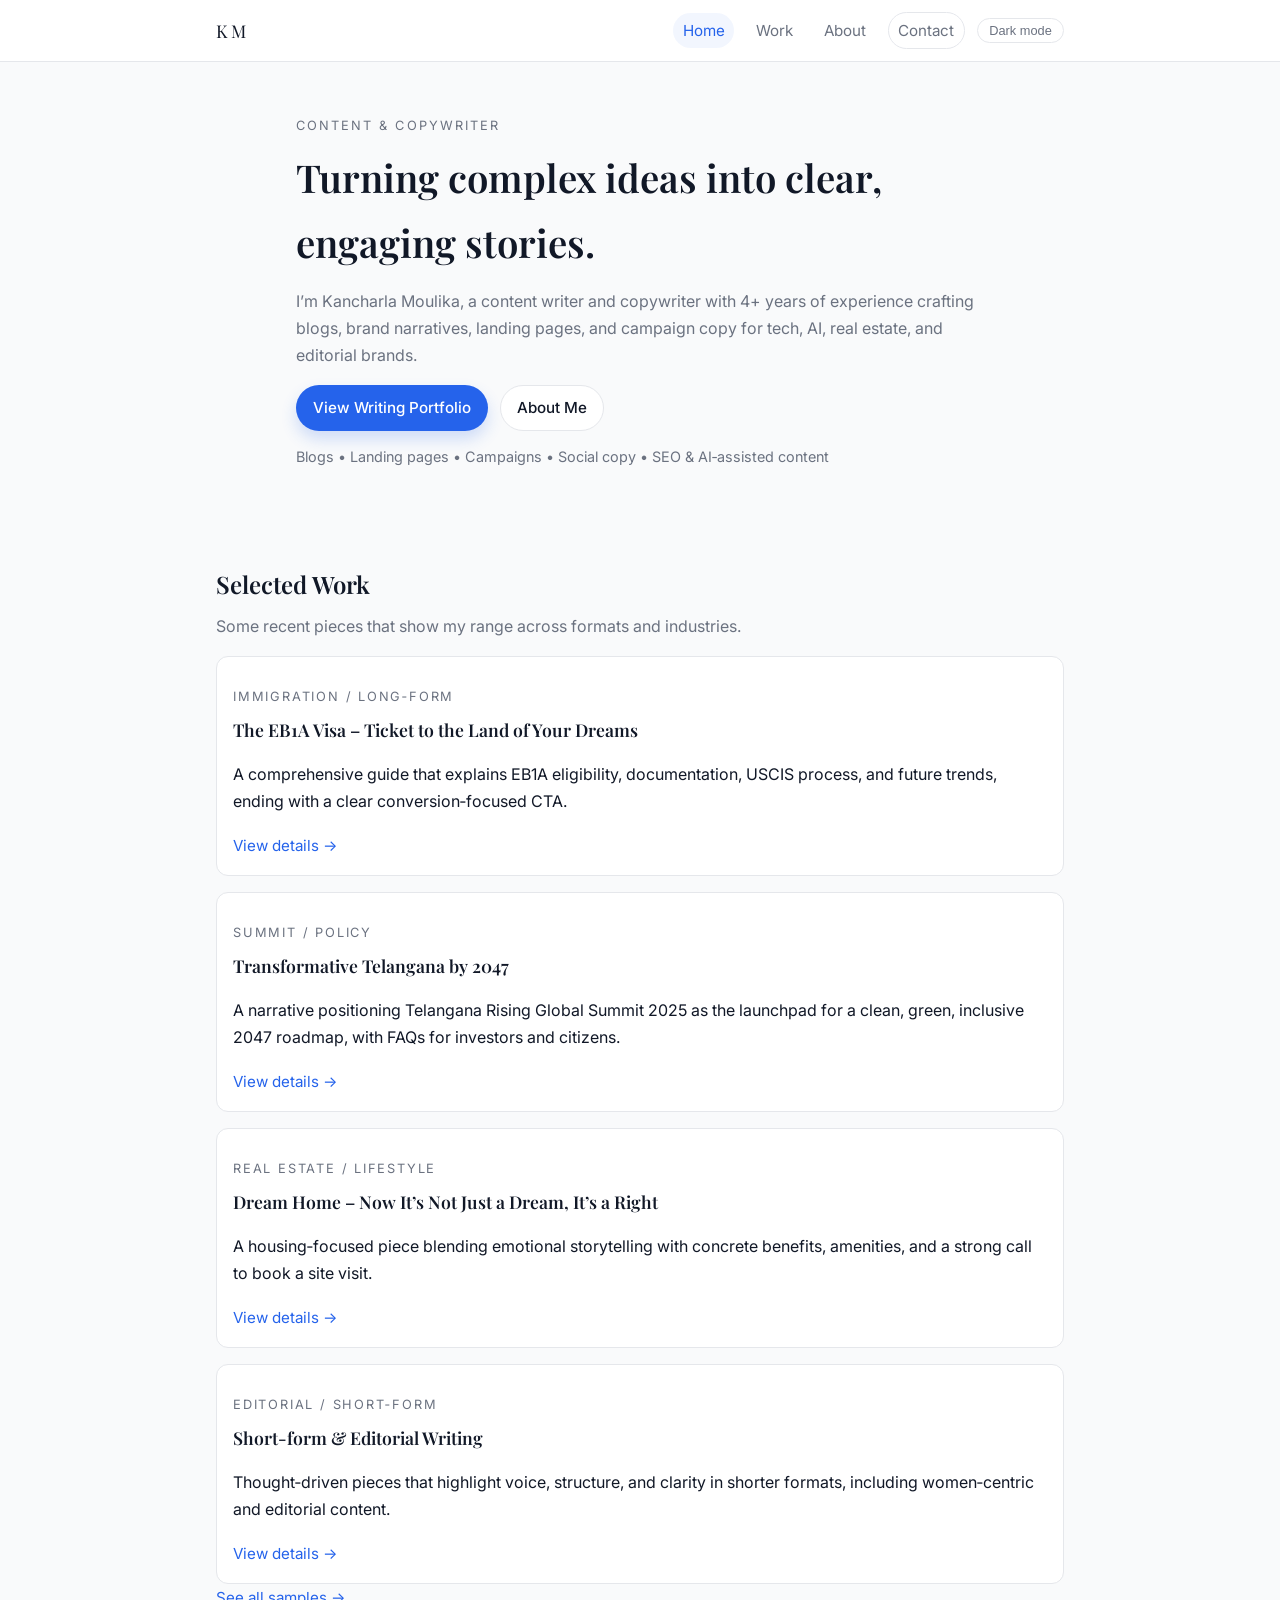
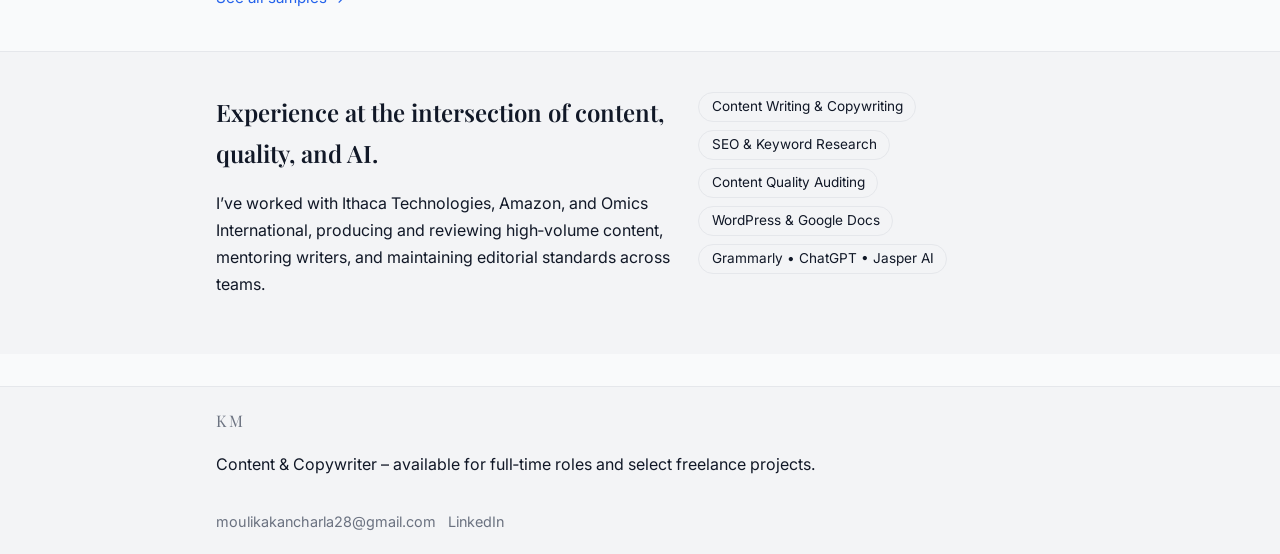
<file: index.html>
<!DOCTYPE html>
<html lang="en">
<head>
  <meta charset="UTF-8" />
  <title>Kancharla Moulika | Content & Copywriter</title>
  <meta name="viewport" content="width=device-width, initial-scale=1" />
  <meta name="description" content="Portfolio of Kancharla Moulika, Content Writer & Copywriter specialising in blogs, brand narratives, landing pages, and digital campaigns." />
  <link rel="preconnect" href="https://fonts.googleapis.com" />
  <link rel="preconnect" href="https://fonts.gstatic.com" crossorigin />
  <link href="https://fonts.googleapis.com/css2?family=Playfair+Display:wght@500;700&family=Inter:wght@400;500;600;700&display=swap" rel="stylesheet" />
  <link rel="stylesheet" href="assets/style.css" />
</head>
<body>
  <header class="site-header">
    <div class="container nav-container">
      <a href="index.html" class="logo">KM</a>
      <nav class="nav">
        <a href="index.html" class="nav-link nav-link-active">Home</a>
        <a href="work.html" class="nav-link">Work</a>
        <a href="about.html" class="nav-link">About</a>
        <a href="contact.html" class="nav-link nav-cta">Contact</a>
        <button type="button" class="theme-toggle" id="theme-toggle">Dark mode</button>
      </nav>
    </div>
  </header>

  <main>
    <!-- Hero -->
    <section class="hero">
      <div class="container hero-inner">
        <p class="eyebrow">Content & Copywriter</p>
        <h1>Turning complex ideas into clear, engaging stories.</h1>
        <p class="hero-subtitle">
          I’m Kancharla Moulika, a content writer and copywriter with 4+ years of experience crafting
          blogs, brand narratives, landing pages, and campaign copy for tech, AI, real estate, and editorial brands.
        </p>
        <div class="hero-actions">
          <a href="work.html" class="btn btn-primary">View Writing Portfolio</a>
          <a href="about.html" class="btn btn-ghost">About Me</a>
        </div>
        <p class="hero-meta">
          Blogs • Landing pages • Campaigns • Social copy • SEO & AI‑assisted content
        </p>
      </div>
    </section>

    <!-- Selected work -->
    <section class="section">
      <div class="container">
        <div class="section-header">
          <h2>Selected Work</h2>
          <p>Some recent pieces that show my range across formats and industries.</p>
        </div>
        <div class="cards-grid">
          <article class="card">
            <p class="card-tag">Immigration / Long‑form</p>
            <h3>The EB1A Visa – Ticket to the Land of Your Dreams</h3>
            <p>
              A comprehensive guide that explains EB1A eligibility, documentation, USCIS process,
              and future trends, ending with a clear conversion‑focused CTA.
            </p>
            <a href="work.html#eb1a" class="text-link">View details →</a>
          </article>

          <article class="card">
            <p class="card-tag">Summit / Policy</p>
            <h3>Transformative Telangana by 2047</h3>
            <p>
              A narrative positioning Telangana Rising Global Summit 2025 as the launchpad for a
              clean, green, inclusive 2047 roadmap, with FAQs for investors and citizens.
            </p>
            <a href="work.html#telangana-2047" class="text-link">View details →</a>
          </article>

          <article class="card">
            <p class="card-tag">Real Estate / Lifestyle</p>
            <h3>Dream Home – Now It’s Not Just a Dream, It’s a Right</h3>
            <p>
              A housing‑focused piece blending emotional storytelling with concrete benefits,
              amenities, and a strong call to book a site visit.
            </p>
            <a href="work.html#dream-home" class="text-link">View details →</a>
          </article>

          <article class="card">
            <p class="card-tag">Editorial / Short‑form</p>
            <h3>Short‑form & Editorial Writing</h3>
            <p>
              Thought‑driven pieces that highlight voice, structure, and clarity in shorter formats,
              including women‑centric and editorial content.
            </p>
            <a href="work.html#short-form" class="text-link">View details →</a>
          </article>
        </div>

        <div class="section-footer">
          <a href="work.html" class="text-link">See all samples →</a>
        </div>
      </div>
    </section>

    <!-- Experience highlight -->
    <section class="section section-alt">
      <div class="container two-column">
        <div>
          <h2>Experience at the intersection of content, quality, and AI.</h2>
          <p>
            I’ve worked with Ithaca Technologies, Amazon, and Omics International, producing and reviewing
            high‑volume content, mentoring writers, and maintaining editorial standards across teams.
          </p>
        </div>
        <div class="pill-list">
          <span class="pill">Content Writing & Copywriting</span>
          <span class="pill">SEO & Keyword Research</span>
          <span class="pill">Content Quality Auditing</span>
          <span class="pill">WordPress & Google Docs</span>
          <span class="pill">Grammarly • ChatGPT • Jasper AI</span>
        </div>
      </div>
    </section>
  </main>

  <footer class="site-footer">
    <div class="container footer-grid">
      <div>
        <p class="footer-logo">KM</p>
        <p>Content & Copywriter – available for full‑time roles and select freelance projects.</p>
      </div>
      <div class="footer-links">
        <a href="mailto:moulikakancharla28@gmail.com">moulikakancharla28@gmail.com</a>
        <a href="https://www.linkedin.com/in/kancharlamoulika/" target="_blank" rel="noopener noreferrer">LinkedIn</a>
      </div>
    </div>
  </footer>

  <script>
  (function () {
    var docEl = document.documentElement;
    var toggle = document.getElementById('theme-toggle');
    var prefersDark = window.matchMedia && window.matchMedia('(prefers-color-scheme: dark)').matches;

    docEl.setAttribute('data-theme', prefersDark ? 'dark' : 'light');

    function updateLabel() {
      if (!toggle) return;
      var isDark = docEl.getAttribute('data-theme') === 'dark';
      toggle.textContent = isDark ? 'Light mode' : 'Dark mode';
    }

    updateLabel();

    if (toggle) {
      toggle.addEventListener('click', function () {
        var current = docEl.getAttribute('data-theme');
        var next = current === 'dark' ? 'light' : 'dark';
        docEl.setAttribute('data-theme', next);
        updateLabel();
      });
    }
  })();
  </script>
</body>
</html>
</file>
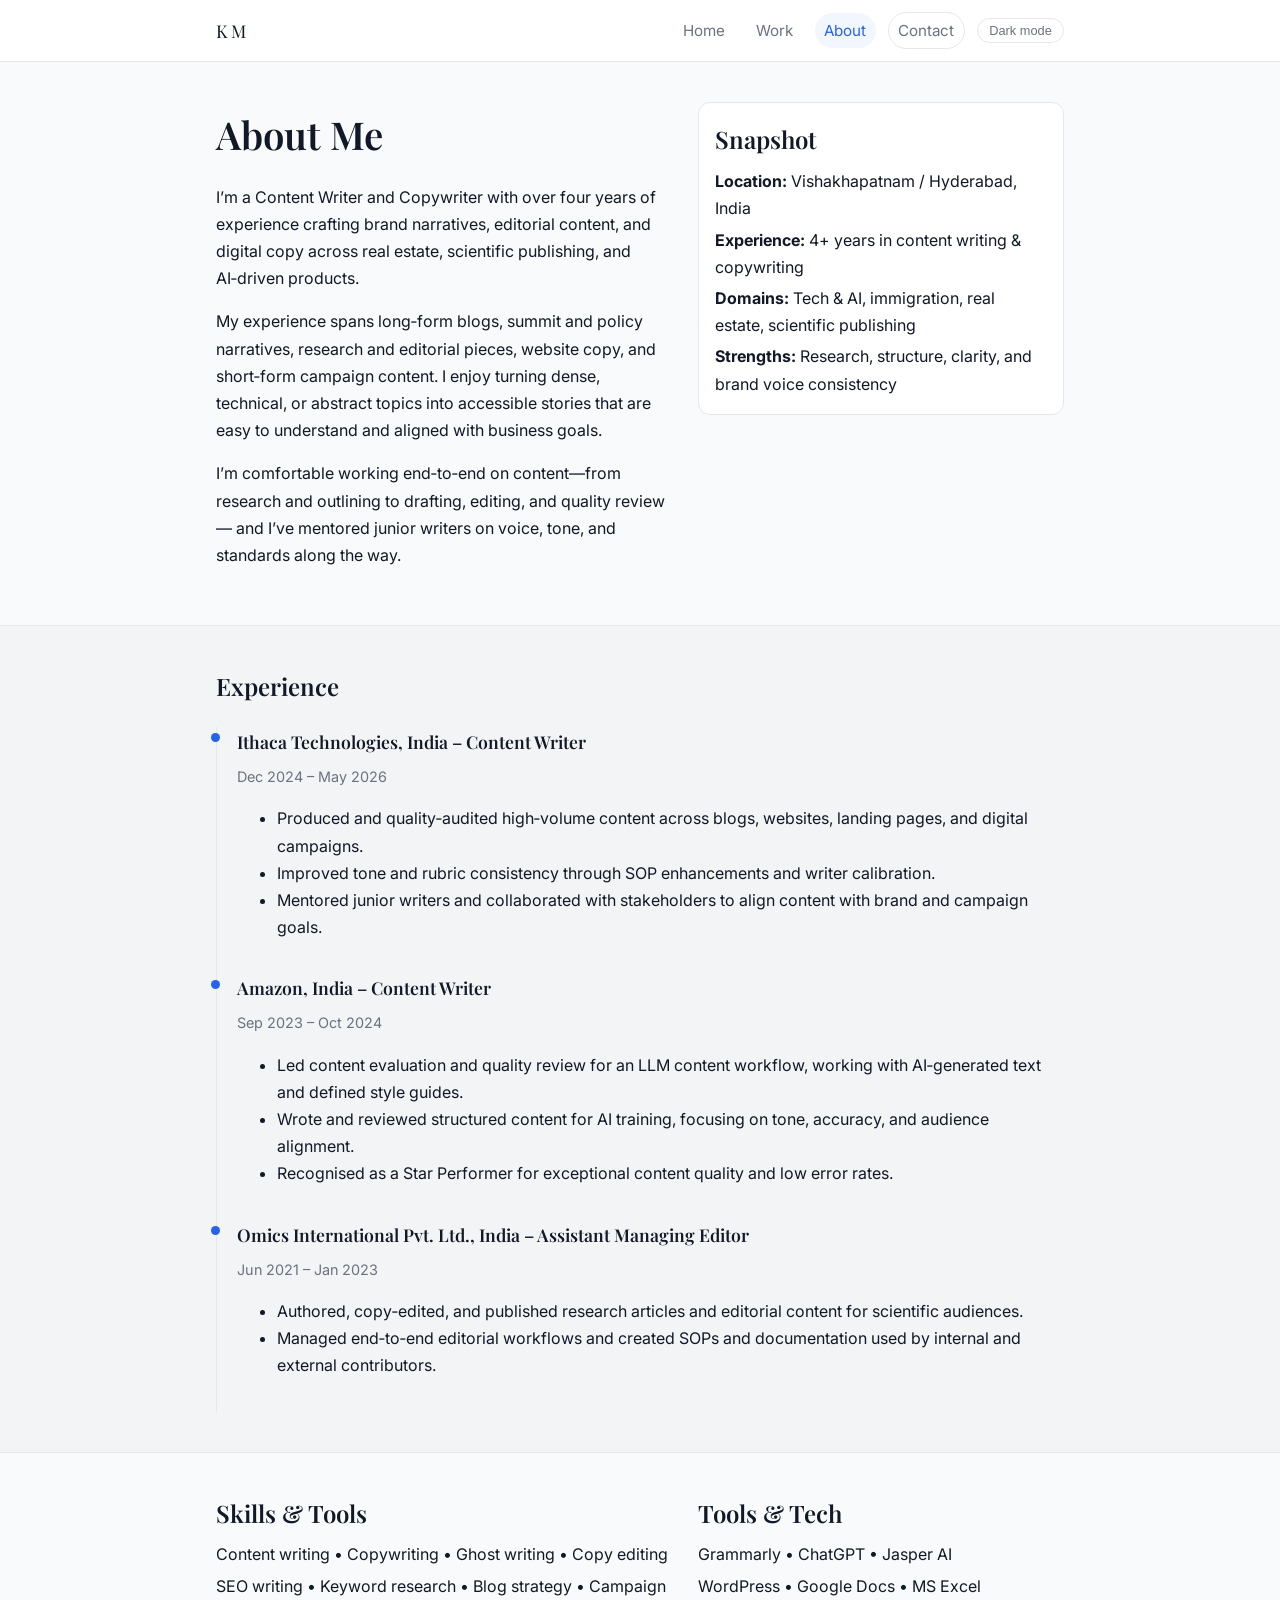
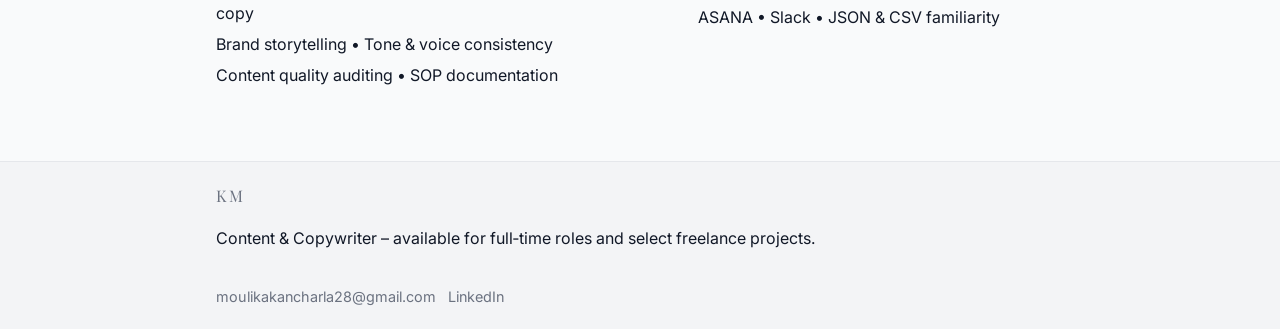
<file: about.html>
<!DOCTYPE html>
<html lang="en">
<head>
  <meta charset="UTF-8" />
  <title>About | Kancharla Moulika – Content & Copywriter</title>
  <meta name="viewport" content="width=device-width, initial-scale=1" />
  <meta name="description" content="About Kancharla Moulika, Content & Copywriter with experience across tech, AI, real estate, and editorial publishing." />
  <link rel="preconnect" href="https://fonts.googleapis.com" />
  <link rel="preconnect" href="https://fonts.gstatic.com" crossorigin />
  <link href="https://fonts.googleapis.com/css2?family=Playfair+Display:wght@500;700&family=Inter:wght@400;500;600;700&display=swap" rel="stylesheet" />
  <link rel="stylesheet" href="assets/style.css" />
</head>
<body>
  <header class="site-header">
    <div class="container nav-container">
      <a href="index.html" class="logo">KM</a>
      <nav class="nav">
        <a href="index.html" class="nav-link">Home</a>
        <a href="work.html" class="nav-link">Work</a>
        <a href="about.html" class="nav-link nav-link-active">About</a>
        <a href="contact.html" class="nav-link nav-cta">Contact</a>
        <button type="button" class="theme-toggle" id="theme-toggle">Dark mode</button>
      </nav>
    </div>
  </header>

  <main>
    <section class="section">
      <div class="container two-column">
        <div>
          <h1>About Me</h1>
          <p>
            I’m a Content Writer and Copywriter with over four years of experience crafting brand narratives,
            editorial content, and digital copy across real estate, scientific publishing, and AI‑driven products.
          </p>
          <p>
            My experience spans long‑form blogs, summit and policy narratives, research and editorial pieces, website copy,
            and short‑form campaign content. I enjoy turning dense, technical, or abstract topics into accessible stories
            that are easy to understand and aligned with business goals.
          </p>
          <p>
            I’m comfortable working end‑to‑end on content—from research and outlining to drafting, editing, and quality review—
            and I’ve mentored junior writers on voice, tone, and standards along the way.
          </p>
        </div>

        <div class="about-panel">
          <h2>Snapshot</h2>
          <ul class="key-list">
            <li><strong>Location:</strong> Vishakhapatnam / Hyderabad, India</li>
            <li><strong>Experience:</strong> 4+ years in content writing & copywriting</li>
            <li><strong>Domains:</strong> Tech & AI, immigration, real estate, scientific publishing</li>
            <li><strong>Strengths:</strong> Research, structure, clarity, and brand voice consistency</li>
          </ul>
        </div>
      </div>
    </section>

    <section class="section section-alt">
      <div class="container">
        <div class="section-header">
          <h2>Experience</h2>
        </div>
        <div class="timeline">
          <article class="timeline-item">
            <h3>Ithaca Technologies, India – Content Writer</h3>
            <p class="timeline-meta">Dec 2024 – May 2026</p>
            <ul>
              <li>Produced and quality‑audited high‑volume content across blogs, websites, landing pages, and digital campaigns.</li>
              <li>Improved tone and rubric consistency through SOP enhancements and writer calibration.</li>
              <li>Mentored junior writers and collaborated with stakeholders to align content with brand and campaign goals.</li>
            </ul>
          </article>

          <article class="timeline-item">
            <h3>Amazon, India – Content Writer</h3>
            <p class="timeline-meta">Sep 2023 – Oct 2024</p>
            <ul>
              <li>Led content evaluation and quality review for an LLM content workflow, working with AI‑generated text and defined style guides.</li>
              <li>Wrote and reviewed structured content for AI training, focusing on tone, accuracy, and audience alignment.</li>
              <li>Recognised as a Star Performer for exceptional content quality and low error rates.</li>
            </ul>
          </article>

          <article class="timeline-item">
            <h3>Omics International Pvt. Ltd., India – Assistant Managing Editor</h3>
            <p class="timeline-meta">Jun 2021 – Jan 2023</p>
            <ul>
              <li>Authored, copy‑edited, and published research articles and editorial content for scientific audiences.</li>
              <li>Managed end‑to‑end editorial workflows and created SOPs and documentation used by internal and external contributors.</li>
            </ul>
          </article>
        </div>
      </div>
    </section>

    <section class="section">
      <div class="container two-column">
        <div>
          <h2>Skills & Tools</h2>
          <ul class="key-list">
            <li>Content writing • Copywriting • Ghost writing • Copy editing</li>
            <li>SEO writing • Keyword research • Blog strategy • Campaign copy</li>
            <li>Brand storytelling • Tone & voice consistency</li>
            <li>Content quality auditing • SOP documentation</li>
          </ul>
        </div>
        <div>
          <h2>Tools & Tech</h2>
          <ul class="key-list">
            <li>Grammarly • ChatGPT • Jasper AI</li>
            <li>WordPress • Google Docs • MS Excel</li>
            <li>ASANA • Slack • JSON & CSV familiarity</li>
          </ul>
        </div>
      </div>
    </section>
  </main>

  <footer class="site-footer">
    <div class="container footer-grid">
      <div>
        <p class="footer-logo">KM</p>
        <p>Content & Copywriter – available for full‑time roles and select freelance projects.</p>
      </div>
      <div class="footer-links">
        <a href="mailto:moulikakancharla28@gmail.com">moulikakancharla28@gmail.com</a>
        <a href="https://www.linkedin.com/in/kancharlamoulika/" target="_blank" rel="noopener noreferrer">LinkedIn</a>
      </div>
    </div>
  </footer>

  <script>
  (function () {
    var docEl = document.documentElement;
    var toggle = document.getElementById('theme-toggle');
    var prefersDark = window.matchMedia && window.matchMedia('(prefers-color-scheme: dark)').matches;

    docEl.setAttribute('data-theme', prefersDark ? 'dark' : 'light');

    function updateLabel() {
      if (!toggle) return;
      var isDark = docEl.getAttribute('data-theme') === 'dark';
      toggle.textContent = isDark ? 'Light mode' : 'Dark mode';
    }

    updateLabel();

    if (toggle) {
      toggle.addEventListener('click', function () {
        var current = docEl.getAttribute('data-theme');
        var next = current === 'dark' ? 'light' : 'dark';
        docEl.setAttribute('data-theme', next);
        updateLabel();
      });
    }
  })();
  </script>
</body>
</html>
</file>
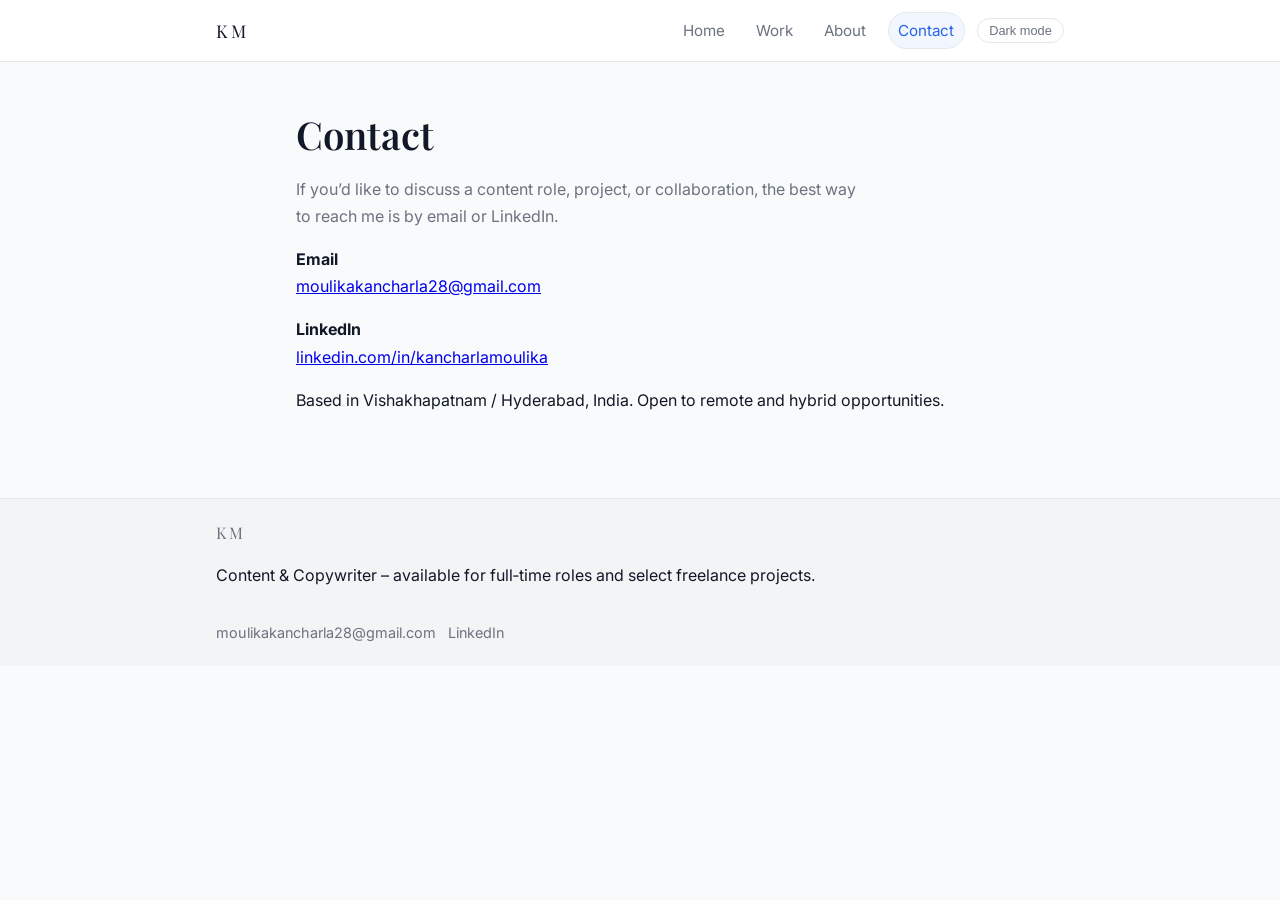
<file: contact.html>
<!DOCTYPE html>
<html lang="en">
<head>
  <meta charset="UTF-8" />
  <title>Contact | Kancharla Moulika – Content & Copywriter</title>
  <meta name="viewport" content="width=device-width, initial-scale=1" />
  <meta name="description" content="Contact details for Kancharla Moulika, Content Writer & Copywriter." />
  <link rel="preconnect" href="https://fonts.googleapis.com" />
  <link rel="preconnect" href="https://fonts.gstatic.com" crossorigin />
  <link href="https://fonts.googleapis.com/css2?family=Playfair+Display:wght@500;700&family=Inter:wght@400;500;600;700&display=swap" rel="stylesheet" />
  <link rel="stylesheet" href="assets/style.css" />
</head>
<body>
  <header class="site-header">
    <div class="container nav-container">
      <a href="index.html" class="logo">KM</a>
      <nav class="nav">
        <a href="index.html" class="nav-link">Home</a>
        <a href="work.html" class="nav-link">Work</a>
        <a href="about.html" class="nav-link">About</a>
        <a href="contact.html" class="nav-link nav-link-active nav-cta">Contact</a>
        <button type="button" class="theme-toggle" id="theme-toggle">Dark mode</button>
      </nav>
    </div>
  </header>

  <main>
    <section class="section">
      <div class="container narrow">
        <div class="section-header">
          <h1>Contact</h1>
          <p>
            If you’d like to discuss a content role, project, or collaboration, the best way to reach me is by email or LinkedIn.
          </p>
        </div>

        <div class="contact-simple">
          <p><strong>Email</strong><br>
            <a href="mailto:moulikakancharla28@gmail.com">moulikakancharla28@gmail.com</a>
          </p>
          <p><strong>LinkedIn</strong><br>
            <a href="https://www.linkedin.com/in/kancharlamoulika/" target="_blank" rel="noopener noreferrer">
              linkedin.com/in/kancharlamoulika
            </a>
          </p>
          <p>
            Based in Vishakhapatnam / Hyderabad, India. Open to remote and hybrid opportunities.
          </p>
        </div>
      </div>
    </section>
  </main>

  <footer class="site-footer">
    <div class="container footer-grid">
      <div>
        <p class="footer-logo">KM</p>
        <p>Content & Copywriter – available for full‑time roles and select freelance projects.</p>
      </div>
      <div class="footer-links">
        <a href="mailto:moulikakancharla28@gmail.com">moulikakancharla28@gmail.com</a>
        <a href="https://www.linkedin.com/in/kancharlamoulika/" target="_blank" rel="noopener noreferrer">LinkedIn</a>
      </div>
    </div>
  </footer>

  <script>
  (function () {
    var docEl = document.documentElement;
    var toggle = document.getElementById('theme-toggle');
    var prefersDark = window.matchMedia && window.matchMedia('(prefers-color-scheme: dark)').matches;

    docEl.setAttribute('data-theme', prefersDark ? 'dark' : 'light');

    function updateLabel() {
      if (!toggle) return;
      var isDark = docEl.getAttribute('data-theme') === 'dark';
      toggle.textContent = isDark ? 'Light mode' : 'Dark mode';
    }

    updateLabel();

    if (toggle) {
      toggle.addEventListener('click', function () {
        var current = docEl.getAttribute('data-theme');
        var next = current === 'dark' ? 'light' : 'dark';
        docEl.setAttribute('data-theme', next);
        updateLabel();
      });
    }
  })();
  </script>
</body>
</html>
</file>
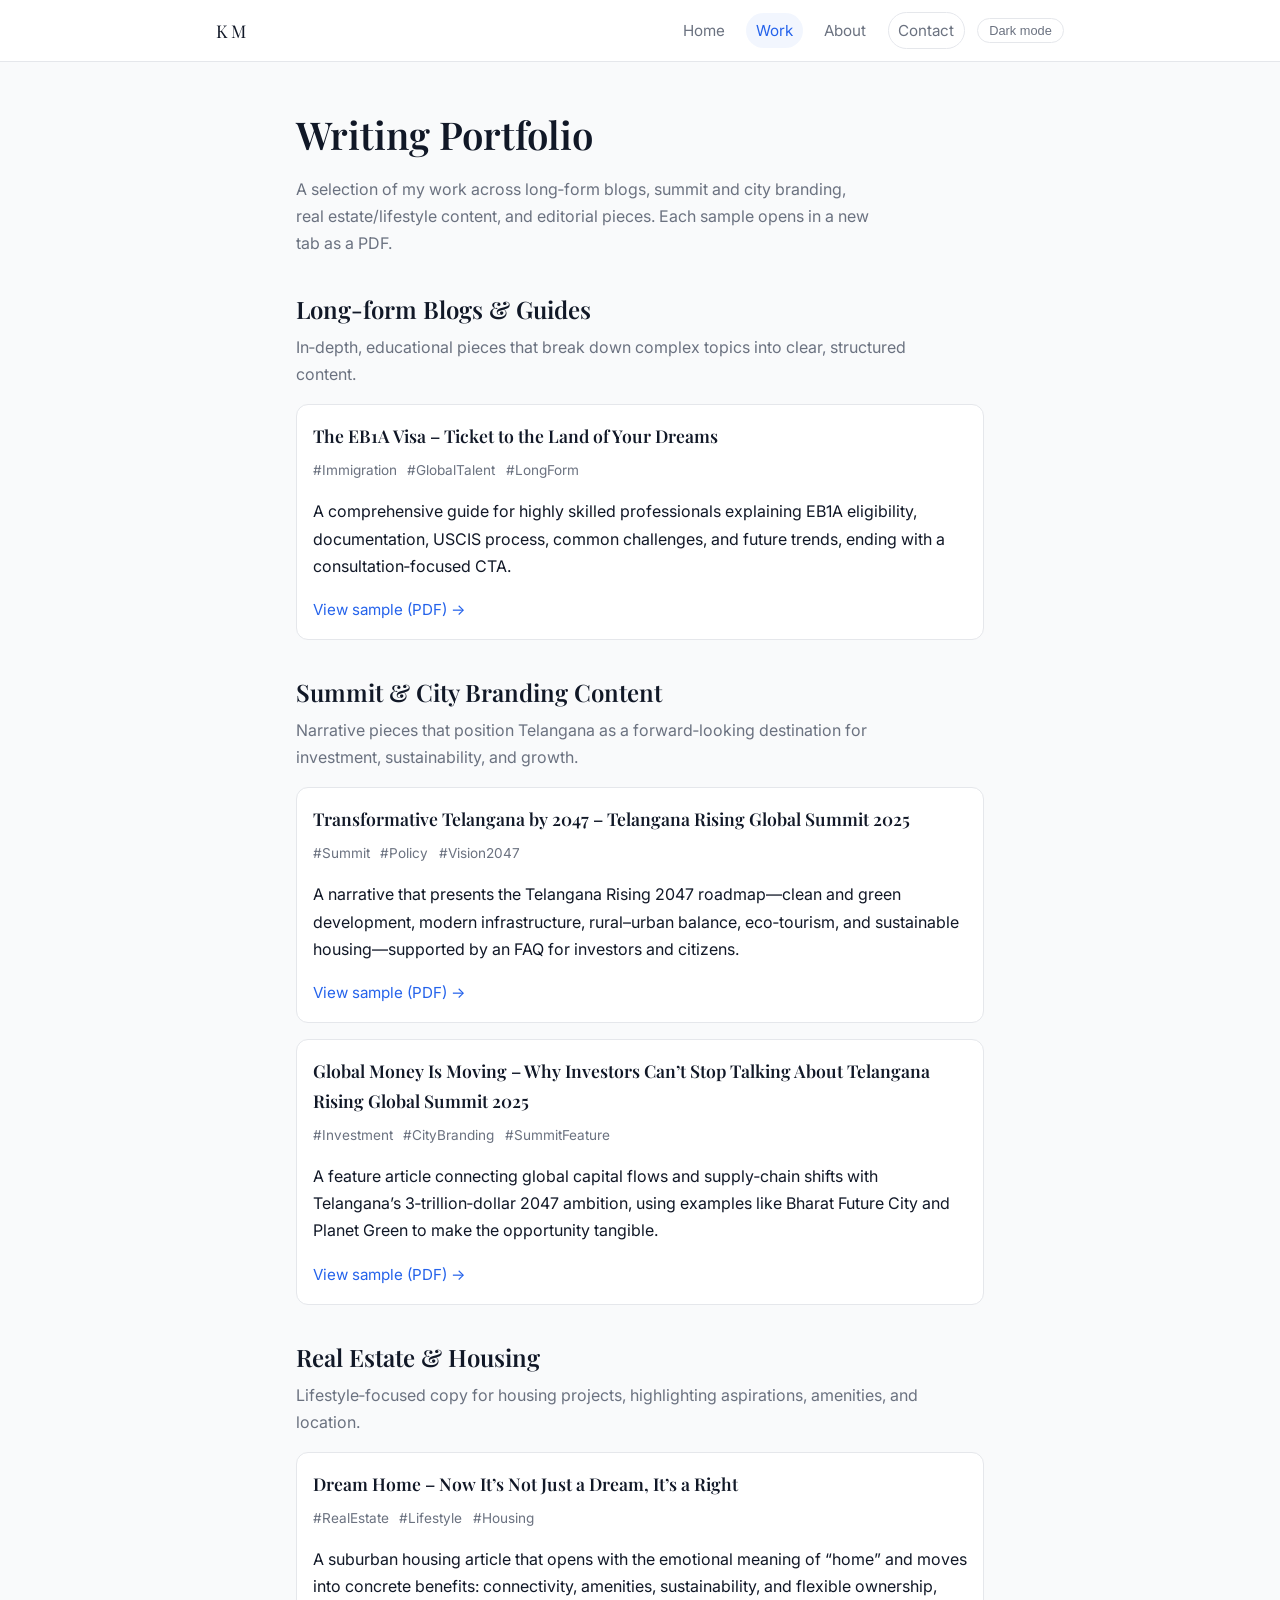
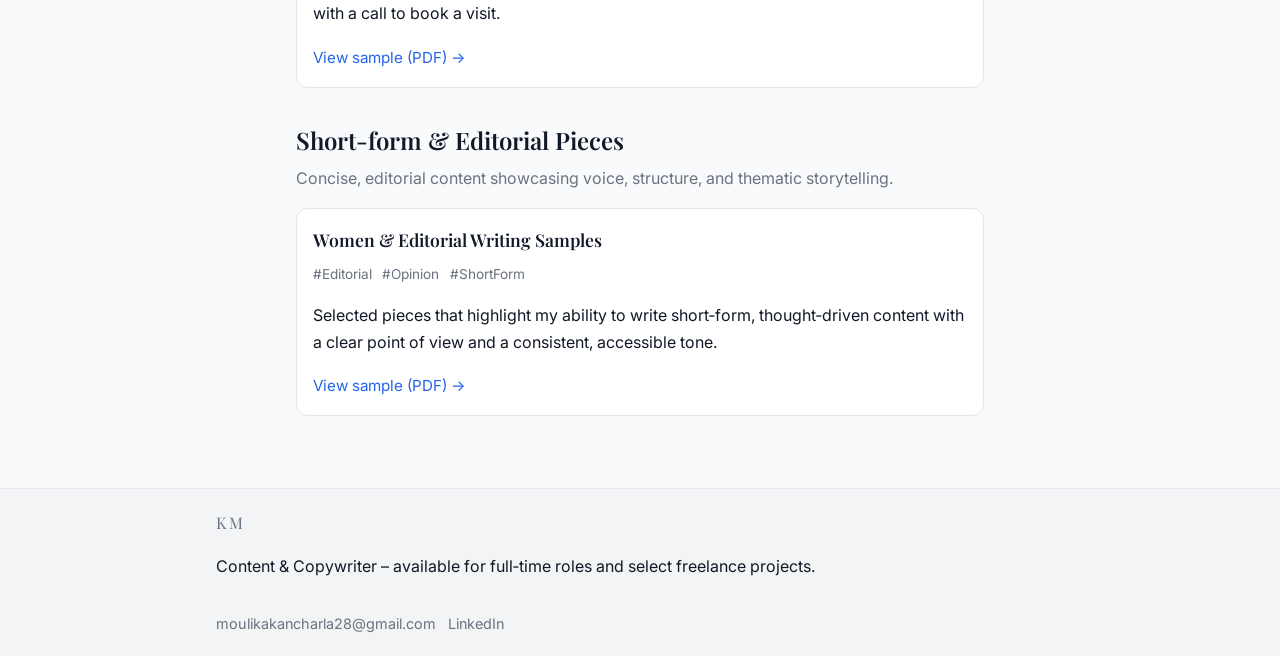
<file: work.html>
<!DOCTYPE html>
<html lang="en">
<head>
  <meta charset="UTF-8" />
  <title>Portfolio | Kancharla Moulika – Content & Copywriter</title>
  <meta name="viewport" content="width=device-width, initial-scale=1" />
  <meta name="description" content="Writing portfolio of Kancharla Moulika – long-form blogs, summit narratives, real estate content, and editorial pieces." />
  <link rel="preconnect" href="https://fonts.googleapis.com" />
  <link rel="preconnect" href="https://fonts.gstatic.com" crossorigin />
  <link href="https://fonts.googleapis.com/css2?family=Playfair+Display:wght@500;700&family=Inter:wght@400;500;600;700&display=swap" rel="stylesheet" />
  <link rel="stylesheet" href="assets/style.css" />
</head>
<body>
  <header class="site-header">
    <div class="container nav-container">
      <a href="index.html" class="logo">KM</a>
      <nav class="nav">
        <a href="index.html" class="nav-link">Home</a>
        <a href="work.html" class="nav-link nav-link-active">Work</a>
        <a href="about.html" class="nav-link">About</a>
        <a href="contact.html" class="nav-link nav-cta">Contact</a>
        <button type="button" class="theme-toggle" id="theme-toggle">Dark mode</button>
      </nav>
    </div>
  </header>

  <main>
    <section class="section">
      <div class="container narrow">
        <div class="section-header">
          <h1>Writing Portfolio</h1>
          <p>
            A selection of my work across long‑form blogs, summit and city branding, real estate/lifestyle content,
            and editorial pieces. Each sample opens in a new tab as a PDF.
          </p>
        </div>

        <!-- Long-form Blogs & Guides -->
        <section class="portfolio-section">
          <h2>Long‑form Blogs & Guides</h2>
          <p class="portfolio-section-intro">
            In‑depth, educational pieces that break down complex topics into clear, structured content.
          </p>
          <div class="portfolio-items">
            <article class="portfolio-item" id="eb1a">
              <h3>The EB1A Visa – Ticket to the Land of Your Dreams</h3>
              <p class="portfolio-meta">
                <span>#Immigration</span> <span>#GlobalTalent</span> <span>#LongForm</span>
              </p>
              <p>
                A comprehensive guide for highly skilled professionals explaining EB1A eligibility, documentation,
                USCIS process, common challenges, and future trends, ending with a consultation‑focused CTA.
              </p>
              <a href="EB1A-Visa-Guide.pdf" target="_blank" rel="noopener noreferrer" class="text-link">
                View sample (PDF) →
              </a>
            </article>
          </div>
        </section>

        <!-- Summit & City Branding -->
        <section class="portfolio-section">
          <h2>Summit & City Branding Content</h2>
          <p class="portfolio-section-intro">
            Narrative pieces that position Telangana as a forward‑looking destination for investment, sustainability, and growth.
          </p>
          <div class="portfolio-items">
            <article class="portfolio-item" id="telangana-2047">
              <h3>Transformative Telangana by 2047 – Telangana Rising Global Summit 2025</h3>
              <p class="portfolio-meta">
                <span>#Summit</span> <span>#Policy</span> <span>#Vision2047</span>
              </p>
              <p>
                A narrative that presents the Telangana Rising 2047 roadmap—clean and green development, modern infrastructure,
                rural–urban balance, eco‑tourism, and sustainable housing—supported by an FAQ for investors and citizens.
              </p>
              <a href="Transformative-Telangana-2047.pdf" target="_blank" rel="noopener noreferrer" class="text-link">
                View sample (PDF) →
              </a>
            </article>

            <article class="portfolio-item" id="global-money">
              <h3>Global Money Is Moving – Why Investors Can’t Stop Talking About Telangana Rising Global Summit 2025</h3>
              <p class="portfolio-meta">
                <span>#Investment</span> <span>#CityBranding</span> <span>#SummitFeature</span>
              </p>
              <p>
                A feature article connecting global capital flows and supply‑chain shifts with Telangana’s 3‑trillion‑dollar
                2047 ambition, using examples like Bharat Future City and Planet Green to make the opportunity tangible.
              </p>
              <a href="Global-Money-Is-Moving.pdf" target="_blank" rel="noopener noreferrer" class="text-link">
                View sample (PDF) →
              </a>
            </article>
          </div>
        </section>

        <!-- Real Estate & Housing -->
        <section class="portfolio-section">
          <h2>Real Estate & Housing</h2>
          <p class="portfolio-section-intro">
            Lifestyle‑focused copy for housing projects, highlighting aspirations, amenities, and location.
          </p>
          <div class="portfolio-items">
            <article class="portfolio-item" id="dream-home">
              <h3>Dream Home – Now It’s Not Just a Dream, It’s a Right</h3>
              <p class="portfolio-meta">
                <span>#RealEstate</span> <span>#Lifestyle</span> <span>#Housing</span>
              </p>
              <p>
                A suburban housing article that opens with the emotional meaning of “home” and moves into concrete benefits:
                connectivity, amenities, sustainability, and flexible ownership, with a call to book a visit.
              </p>
              <a href="Dream-Home-Housing-Blog.pdf" target="_blank" rel="noopener noreferrer" class="text-link">
                View sample (PDF) →
              </a>
            </article>
          </div>
        </section>

        <!-- Short-form & Editorial -->
        <section class="portfolio-section">
          <h2>Short‑form & Editorial Pieces</h2>
          <p class="portfolio-section-intro">
            Concise, editorial content showcasing voice, structure, and thematic storytelling.
          </p>
          <div class="portfolio-items">
            <article class="portfolio-item" id="short-form">
              <h3>Women & Editorial Writing Samples</h3>
              <p class="portfolio-meta">
                <span>#Editorial</span> <span>#Opinion</span> <span>#ShortForm</span>
              </p>
              <p>
                Selected pieces that highlight my ability to write short‑form, thought‑driven content with a clear point of view
                and a consistent, accessible tone.
              </p>
              <a href="Women-and-Editorial.pdf" target="_blank" rel="noopener noreferrer" class="text-link">
                View sample (PDF) →
              </a>
            </article>
          </div>
        </section>
      </div>
    </section>
  </main>

  <footer class="site-footer">
    <div class="container footer-grid">
      <div>
        <p class="footer-logo">KM</p>
        <p>Content & Copywriter – available for full‑time roles and select freelance projects.</p>
      </div>
      <div class="footer-links">
        <a href="mailto:moulikakancharla28@gmail.com">moulikakancharla28@gmail.com</a>
        <a href="https://www.linkedin.com/in/kancharlamoulika/" target="_blank" rel="noopener noreferrer">LinkedIn</a>
      </div>
    </div>
  </footer>

  <script>
  (function () {
    var docEl = document.documentElement;
    var toggle = document.getElementById('theme-toggle');
    var prefersDark = window.matchMedia && window.matchMedia('(prefers-color-scheme: dark)').matches;

    docEl.setAttribute('data-theme', prefersDark ? 'dark' : 'light');

    function updateLabel() {
      if (!toggle) return;
      var isDark = docEl.getAttribute('data-theme') === 'dark';
      toggle.textContent = isDark ? 'Light mode' : 'Dark mode';
    }

    updateLabel();

    if (toggle) {
      toggle.addEventListener('click', function () {
        var current = docEl.getAttribute('data-theme');
        var next = current === 'dark' ? 'light' : 'dark';
        docEl.setAttribute('data-theme', next);
        updateLabel();
      });
    }
  })();
  </script>
</body>
</html>
</file>
<file: assets/style.css>
:root {
  --bg: #f9fafb;
  --bg-alt: #ffffff;
  --surface: #ffffff;
  --surface-alt: #f3f4f6;
  --text: #111827;
  --muted: #6b7280;
  --accent: #2563eb;
  --border-subtle: #e5e7eb;
  --font-body: "Inter", system-ui, -apple-system, BlinkMacSystemFont, "Segoe UI", sans-serif;
  --font-display: "Playfair Display", "Times New Roman", serif;
  --radius-md: 0.75rem;
  --radius-lg: 1rem;
  --container-width: 880px;
  --space-1: 0.25rem;
  --space-2: 0.5rem;
  --space-3: 0.75rem;
  --space-4: 1rem;
  --space-5: 1.25rem;
  --space-6: 1.5rem;
  --space-8: 2rem;
  --space-10: 2.5rem;
  --space-12: 3rem;
  --transition: 160ms ease-out;
}

/* Dark theme overrides */
html[data-theme="dark"] {
  --bg: #020617;
  --bg-alt: #020617;
  --surface: #0b1120;
  --surface-alt: #020617;
  --text: #e5e7eb;
  --muted: #9ca3af;
  --accent: #38bdf8;
  --border-subtle: #1f2937;
}

/* Base */

*,
*::before,
*::after {
  box-sizing: border-box;
}

html {
  scroll-behavior: smooth;
}

body {
  margin: 0;
  min-height: 100vh;
  font-family: var(--font-body);
  font-size: 16px;
  line-height: 1.7;
  color: var(--text);
  background: var(--bg);
}

/* Layout */

.container {
  width: 100%;
  max-width: var(--container-width);
  margin-inline: auto;
  padding-inline: var(--space-4);
}

.container.narrow {
  max-width: 720px;
}

.section {
  padding-block: var(--space-10);
}

.section + .section {
  border-top: 1px solid var(--border-subtle);
}

.section-alt {
  background: var(--surface-alt);
}

/* Header & Nav */

.site-header {
  position: sticky;
  top: 0;
  z-index: 10;
  background: color-mix(in srgb, var(--bg-alt) 92%, transparent);
  backdrop-filter: blur(10px);
  border-bottom: 1px solid var(--border-subtle);
}

.nav-container {
  display: flex;
  align-items: center;
  justify-content: space-between;
  gap: var(--space-3);
  padding-block: var(--space-3);
}

.logo {
  font-family: var(--font-display);
  font-size: 1.1rem;
  letter-spacing: 0.18em;
  text-transform: uppercase;
  text-decoration: none;
  color: var(--text);
}

.nav {
  display: flex;
  gap: var(--space-3);
  align-items: center;
}

.nav-link {
  font-size: 0.95rem;
  text-decoration: none;
  color: var(--muted);
  padding: 0.3rem 0.6rem;
  border-radius: 999px;
  transition: background-color var(--transition), color var(--transition);
}

.nav-link:hover {
  background: var(--surface-alt);
  color: var(--text);
}

.nav-link-active {
  color: var(--accent);
  background: rgba(37, 99, 235, 0.06);
}

.nav-cta {
  border: 1px solid var(--border-subtle);
}

/* Theme toggle */

.theme-toggle {
  border-radius: 999px;
  border: 1px solid var(--border-subtle);
  padding: 0.25rem 0.7rem;
  font-size: 0.8rem;
  background: var(--surface);
  color: var(--muted);
  cursor: pointer;
  display: inline-flex;
  align-items: center;
  gap: 0.25rem;
  transition: background-color var(--transition), color var(--transition), border-color var(--transition);
}

.theme-toggle:hover {
  background: var(--surface-alt);
  color: var(--text);
}

/* Headings & text */

h1, h2, h3 {
  font-family: var(--font-display);
  margin-top: 0;
  margin-bottom: var(--space-2);
  font-weight: 600;
}

h1 {
  font-size: clamp(2rem, 3vw, 2.4rem);
}

h2 {
  font-size: 1.5rem;
}

h3 {
  font-size: 1.1rem;
}

.section-header p {
  margin: 0;
  color: var(--muted);
  max-width: 36rem;
}

/* Hero */

.hero {
  padding-block: var(--space-10);
}

.hero-inner {
  max-width: 720px;
  margin-inline: auto;
}

.eyebrow {
  text-transform: uppercase;
  letter-spacing: 0.16em;
  font-size: 0.8rem;
  color: var(--muted);
  margin-bottom: var(--space-2);
}

.hero-subtitle {
  margin-top: var(--space-3);
  margin-bottom: var(--space-4);
  color: var(--muted);
}

.hero-meta {
  font-size: 0.9rem;
  color: var(--muted);
}

.hero-actions {
  display: flex;
  flex-wrap: wrap;
  gap: var(--space-3);
  margin-bottom: var(--space-3);
}

/* Buttons & links */

.btn {
  display: inline-flex;
  align-items: center;
  justify-content: center;
  border-radius: 999px;
  border: 1px solid transparent;
  padding-inline: var(--space-4);
  padding-block: 0.55rem;
  font-size: 0.95rem;
  font-weight: 500;
  cursor: pointer;
  text-decoration: none;
  transition:
    background-color var(--transition),
    color var(--transition),
    border-color var(--transition),
    box-shadow var(--transition);
}

.btn-primary {
  background: var(--accent);
  color: #ffffff;
  box-shadow: 0 8px 16px rgba(37, 99, 235, 0.2);
}

.btn-primary:hover {
  box-shadow: 0 10px 20px rgba(37, 99, 235, 0.3);
}

.btn-ghost {
  border-color: var(--border-subtle);
  color: var(--text);
  background: var(--bg-alt);
}

.btn-ghost:hover {
  background: var(--surface-alt);
}

.text-link {
  display: inline-flex;
  align-items: center;
  gap: 0.3rem;
  color: var(--accent);
  text-decoration: none;
  font-size: 0.95rem;
}

.text-link:hover {
  text-decoration: underline;
}

/* Cards / portfolio */

.portfolio-section {
  margin-top: var(--space-8);
}

.portfolio-section h2 {
  margin-bottom: var(--space-1);
}

.portfolio-section-intro {
  margin: 0 0 var(--space-4);
  color: var(--muted);
  max-width: 40rem;
}

.portfolio-items {
  display: flex;
  flex-direction: column;
  gap: var(--space-4);
}

.portfolio-item {
  border-radius: var(--radius-md);
  padding: var(--space-4);
  background: var(--surface);
  border: 1px solid var(--border-subtle);
}

.portfolio-meta {
  margin: 0 0 var(--space-2);
  font-size: 0.85rem;
  color: var(--muted);
}

.portfolio-meta span {
  display: inline-block;
  margin-right: 0.4rem;
}

/* General project cards on home */

.cards-grid {
  display: grid;
  grid-template-columns: minmax(0, 1fr);
  gap: var(--space-4);
  margin-top: var(--space-4);
}

.card {
  border-radius: var(--radius-md);
  padding: var(--space-4);
  background: var(--surface);
  border: 1px solid var(--border-subtle);
}

.card-tag {
  font-size: 0.8rem;
  text-transform: uppercase;
  letter-spacing: 0.14em;
  color: var(--muted);
  margin-bottom: var(--space-2);
}

/* About */

.key-list {
  list-style: none;
  padding: 0;
  margin: 0;
}

.key-list li + li {
  margin-top: var(--space-1);
}

.about-panel {
  padding: var(--space-4);
  border-radius: var(--radius-md);
  background: var(--surface);
  border: 1px solid var(--border-subtle);
}

/* Two-column layout */

.two-column {
  display: grid;
  grid-template-columns: minmax(0, 1.5fr) minmax(0, 1.2fr);
  gap: var(--space-6);
  align-items: flex-start;
}

/* Timeline */

.timeline {
  border-left: 1px solid var(--border-subtle);
  margin-top: var(--space-5);
}

.timeline-item {
  padding-left: var(--space-5);
  padding-bottom: var(--space-4);
  position: relative;
}

.timeline-item::before {
  content: "";
  position: absolute;
  left: -0.4rem;
  top: 0.4rem;
  width: 9px;
  height: 9px;
  border-radius: 999px;
  background: var(--accent);
}

.timeline-meta {
  margin: 0 0 var(--space-2);
  font-size: 0.9rem;
  color: var(--muted);
}

/* Contact simple */

.contact-simple p {
  margin-bottom: var(--space-3);
}

/* Pills on home */

.pill-list {
  display: flex;
  flex-wrap: wrap;
  gap: 0.5rem;
}

.pill {
  font-size: 0.85rem;
  padding: 0.15rem 0.8rem;
  border-radius: 999px;
  border: 1px solid var(--border-subtle);
}

/* Footer */

.site-footer {
  border-top: 1px solid var(--border-subtle);
  padding-block: var(--space-5);
  background: #f3f4f6;
  margin-top: var(--space-8);
}

html[data-theme="dark"] .site-footer {
  background: #020617;
}

.footer-grid {
  display: flex;
  justify-content: space-between;
  align-items: center;
  gap: var(--space-4);
  flex-wrap: wrap;
}

.footer-logo {
  font-family: var(--font-display);
  font-size: 1rem;
  letter-spacing: 0.16em;
  text-transform: uppercase;
  margin: 0 0 var(--space-1);
  color: var(--muted);
}

.footer-links {
  display: flex;
  flex-wrap: wrap;
  gap: var(--space-3);
}

.footer-links a {
  color: var(--muted);
  text-decoration: none;
  font-size: 0.9rem;
}

.footer-links a:hover {
  color: var(--accent);
}

/* Responsive */

@media (max-width: 768px) {
  .nav {
    gap: var(--space-2);
    flex-wrap: wrap;
  }

  .two-column {
    grid-template-columns: minmax(0, 1fr);
  }

  .section {
    padding-block: var(--space-8);
  }
}
</file>
